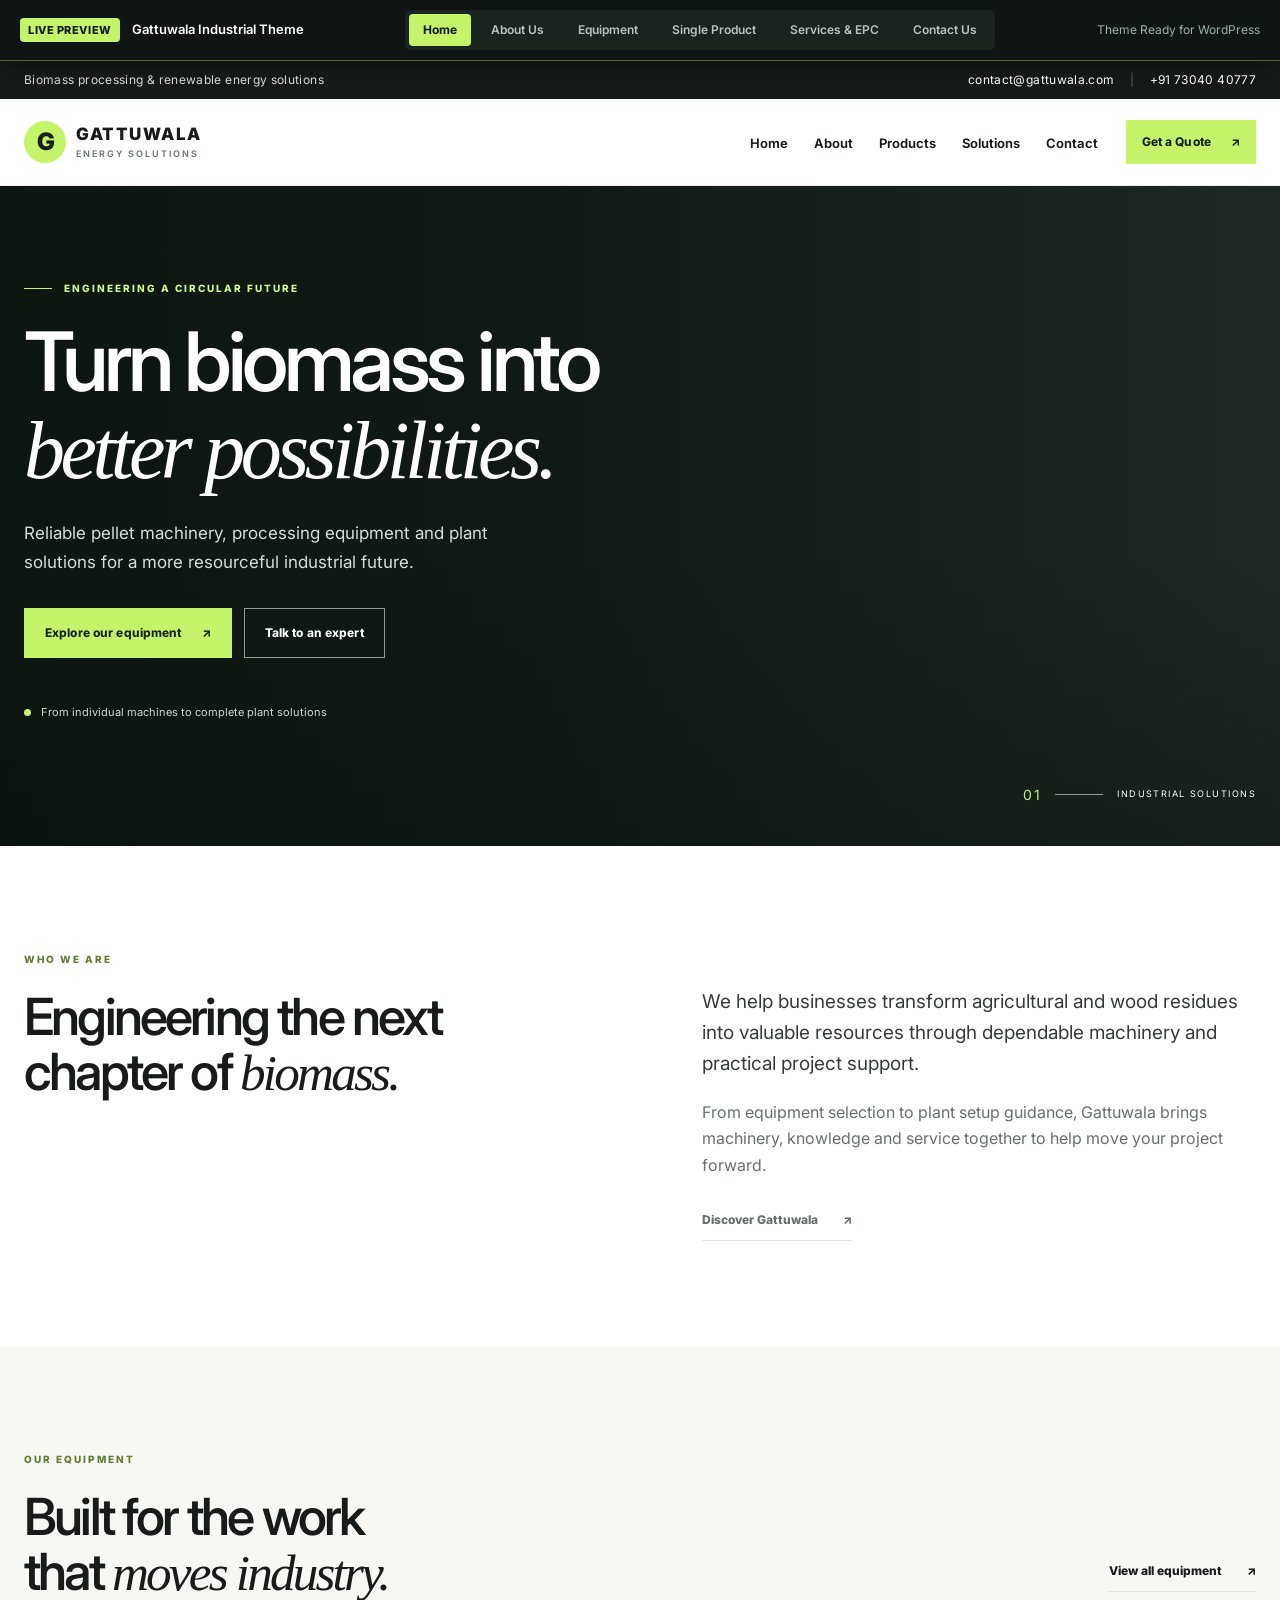
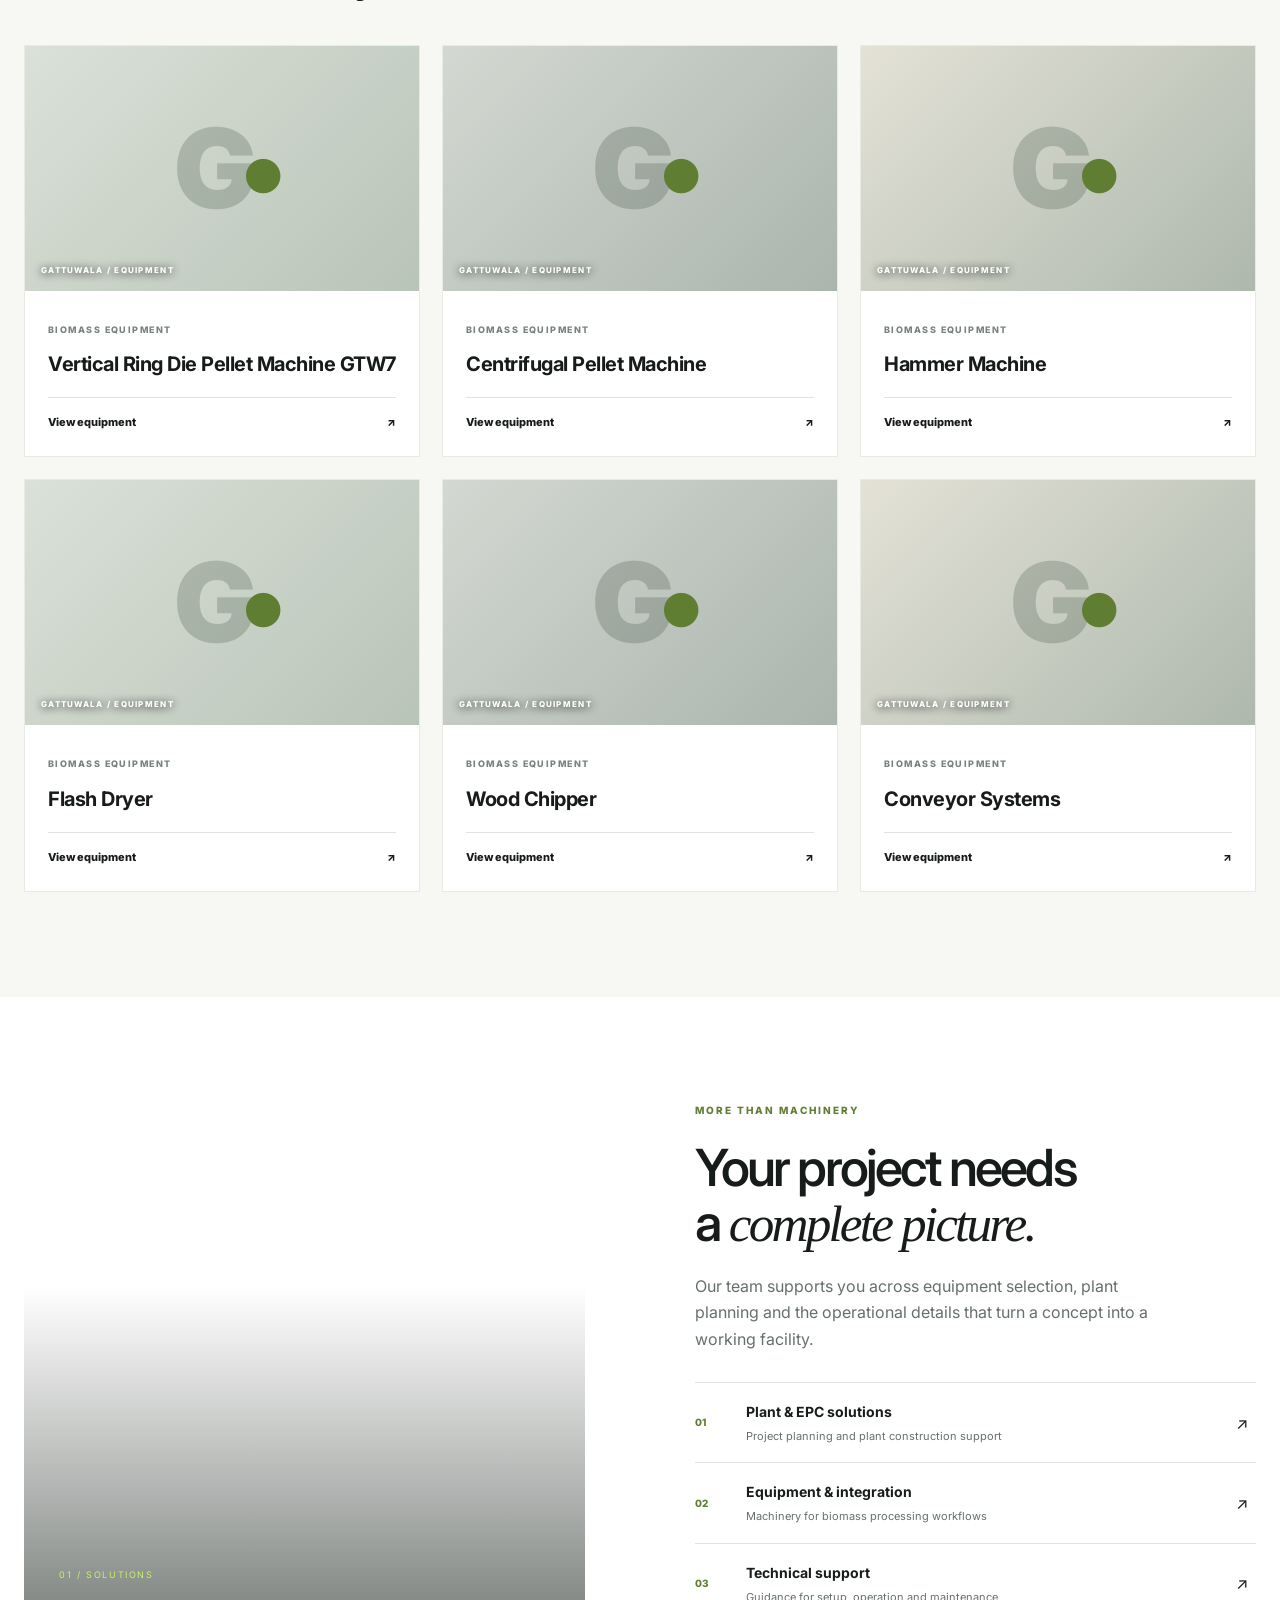
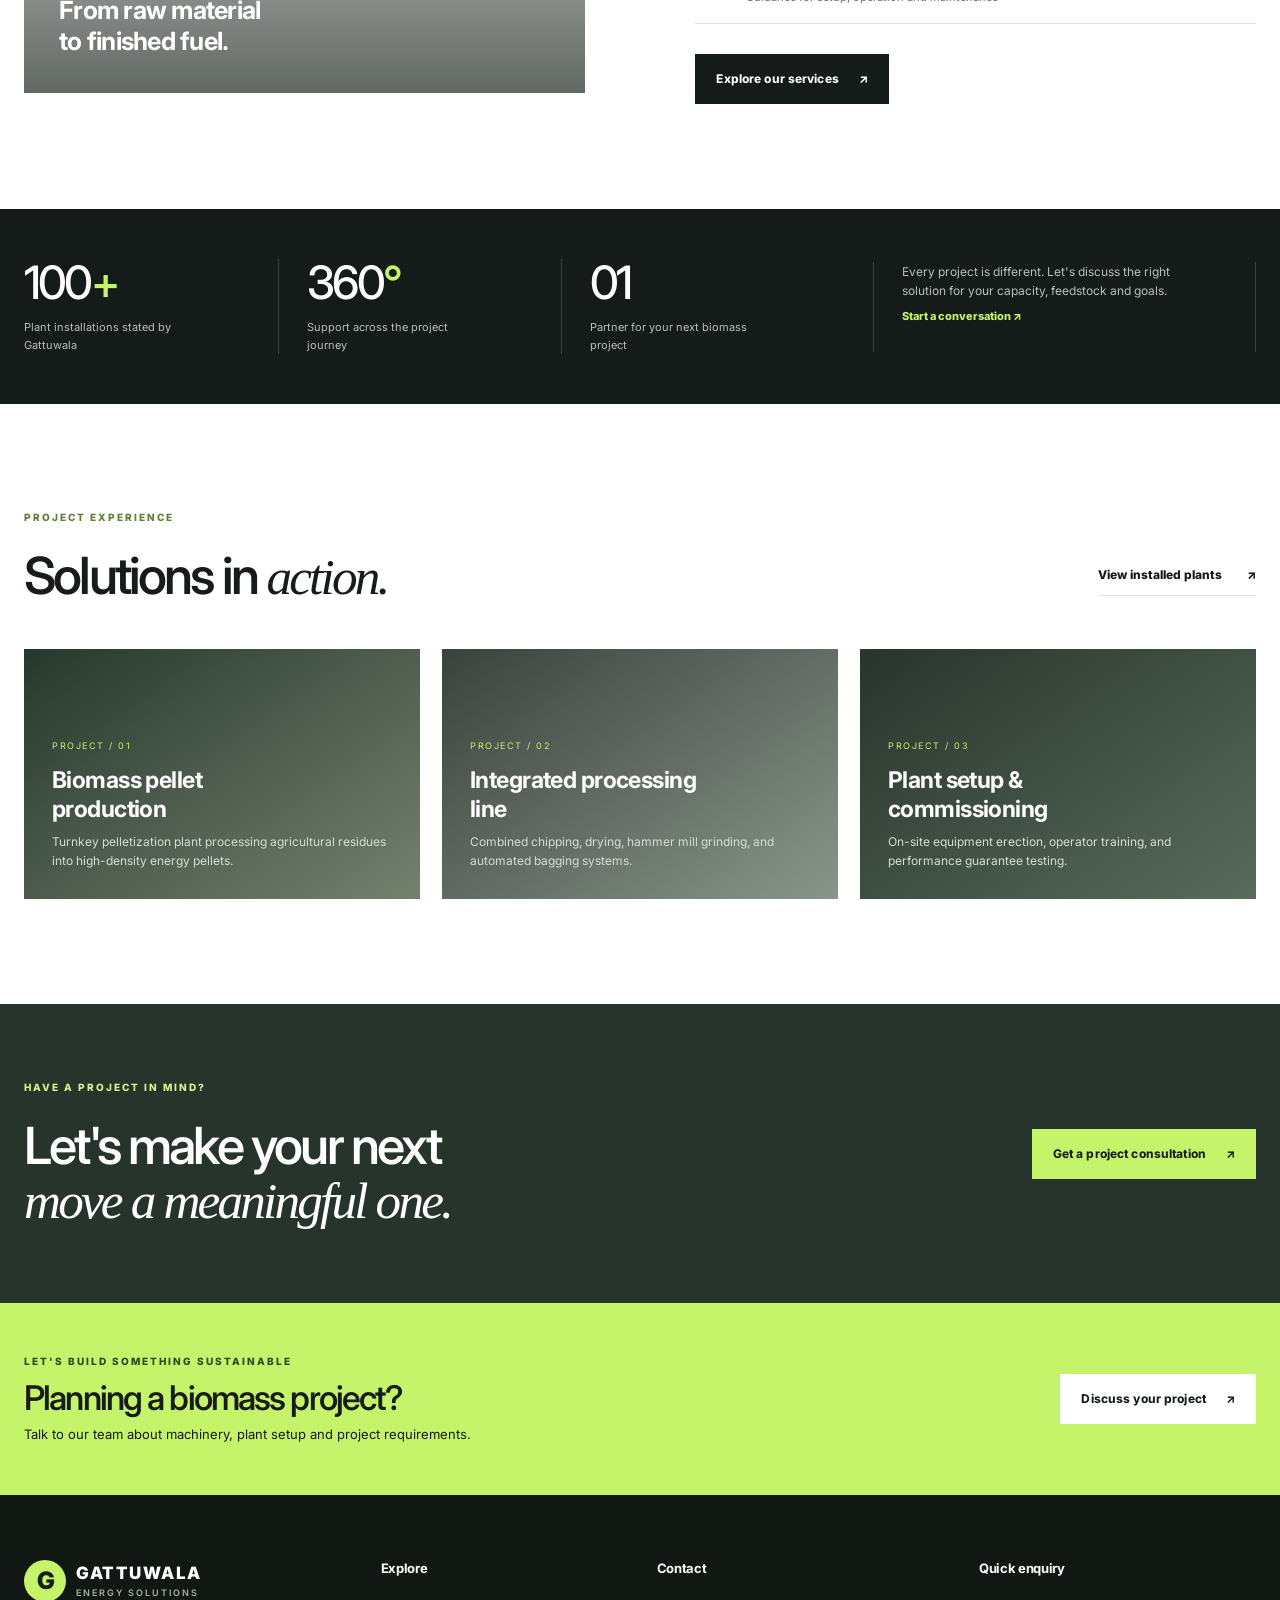
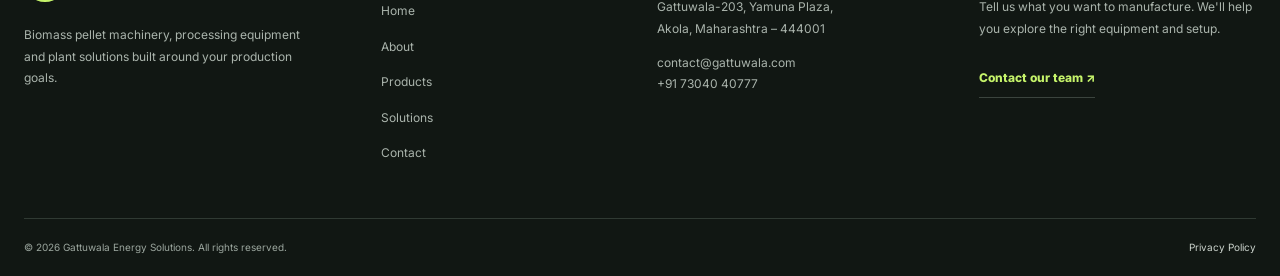
<file: index.html>
<!doctype html>
<html lang="en">
<head>
  <meta charset="utf-8">
  <meta http-equiv="refresh" content="0; url=preview.html">
  <title>Redirecting to Gattuwala Preview...</title>
</head>
<body>
  <p>Loading Gattuwala website preview... If you are not redirected automatically, <a href="preview.html">click here to open preview</a>.</p>
  <script>window.location.href = "preview.html";</script>
</body>
</html>
</file>
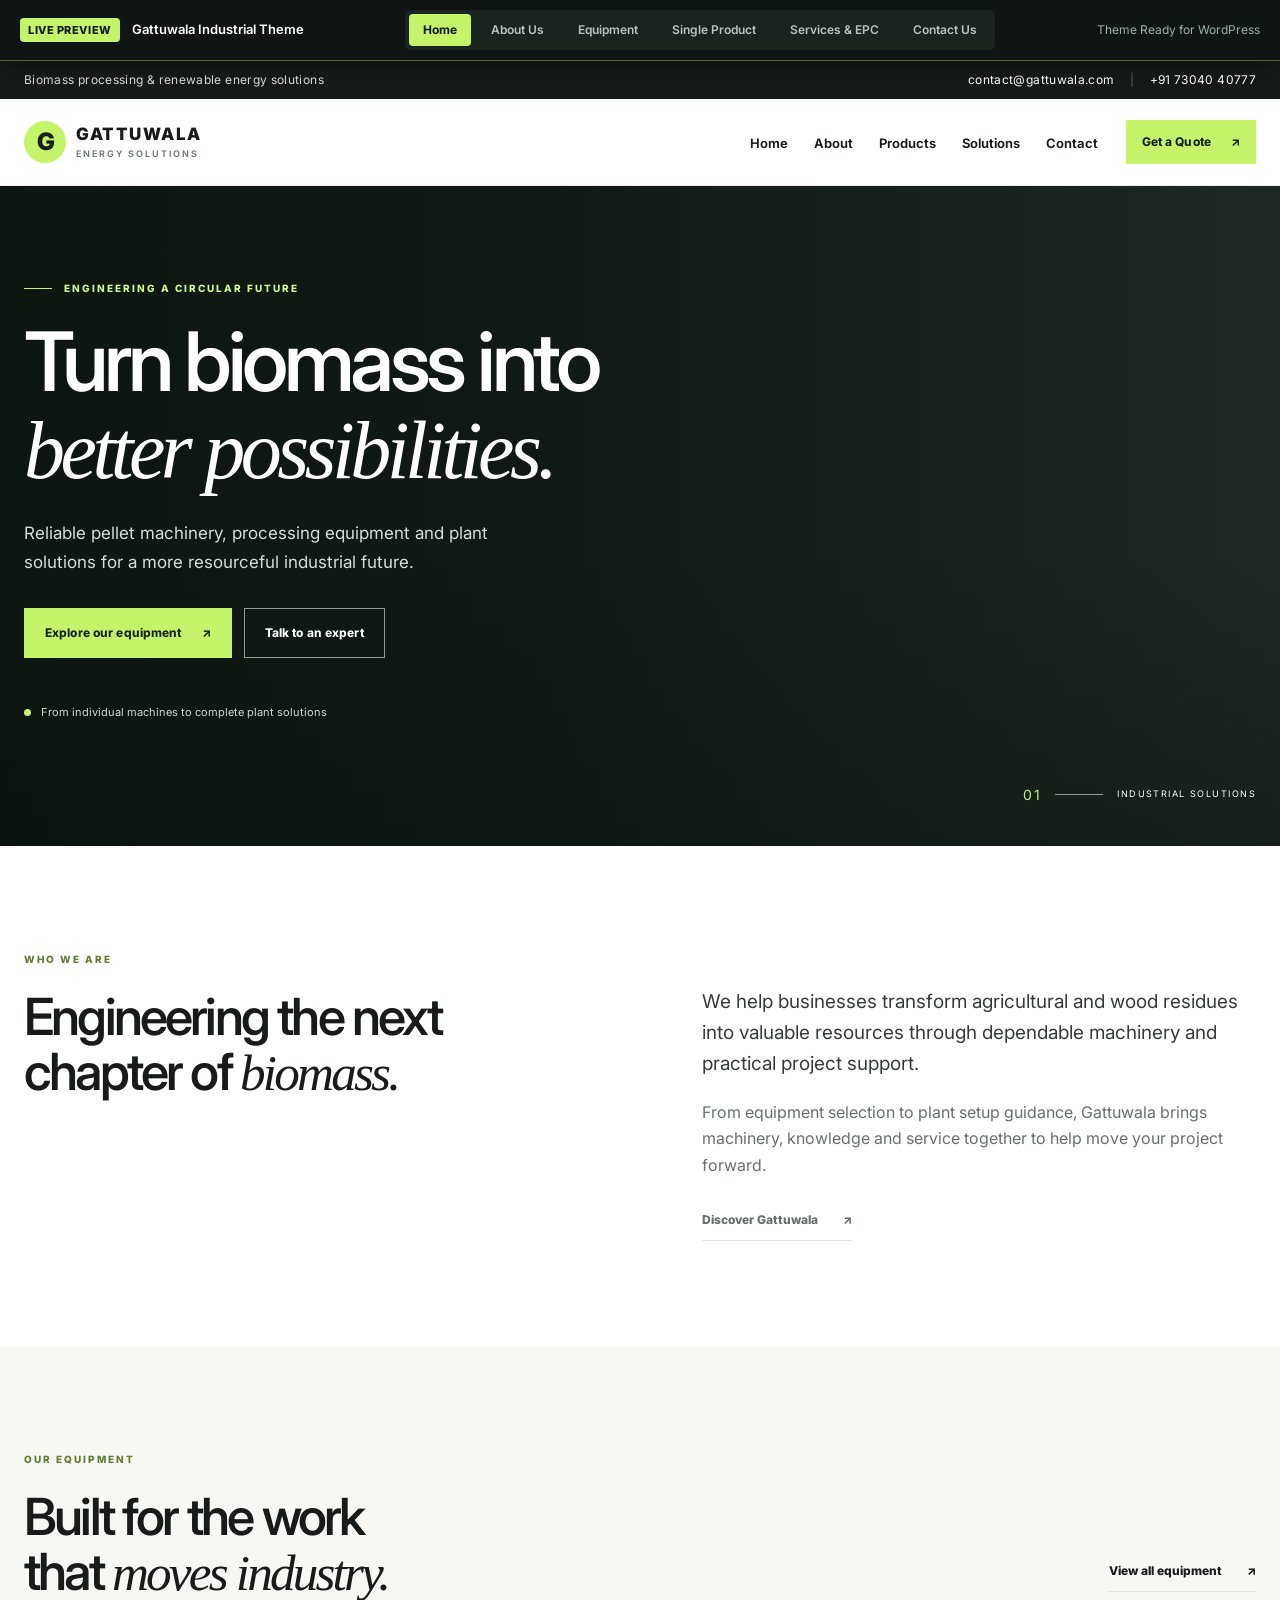
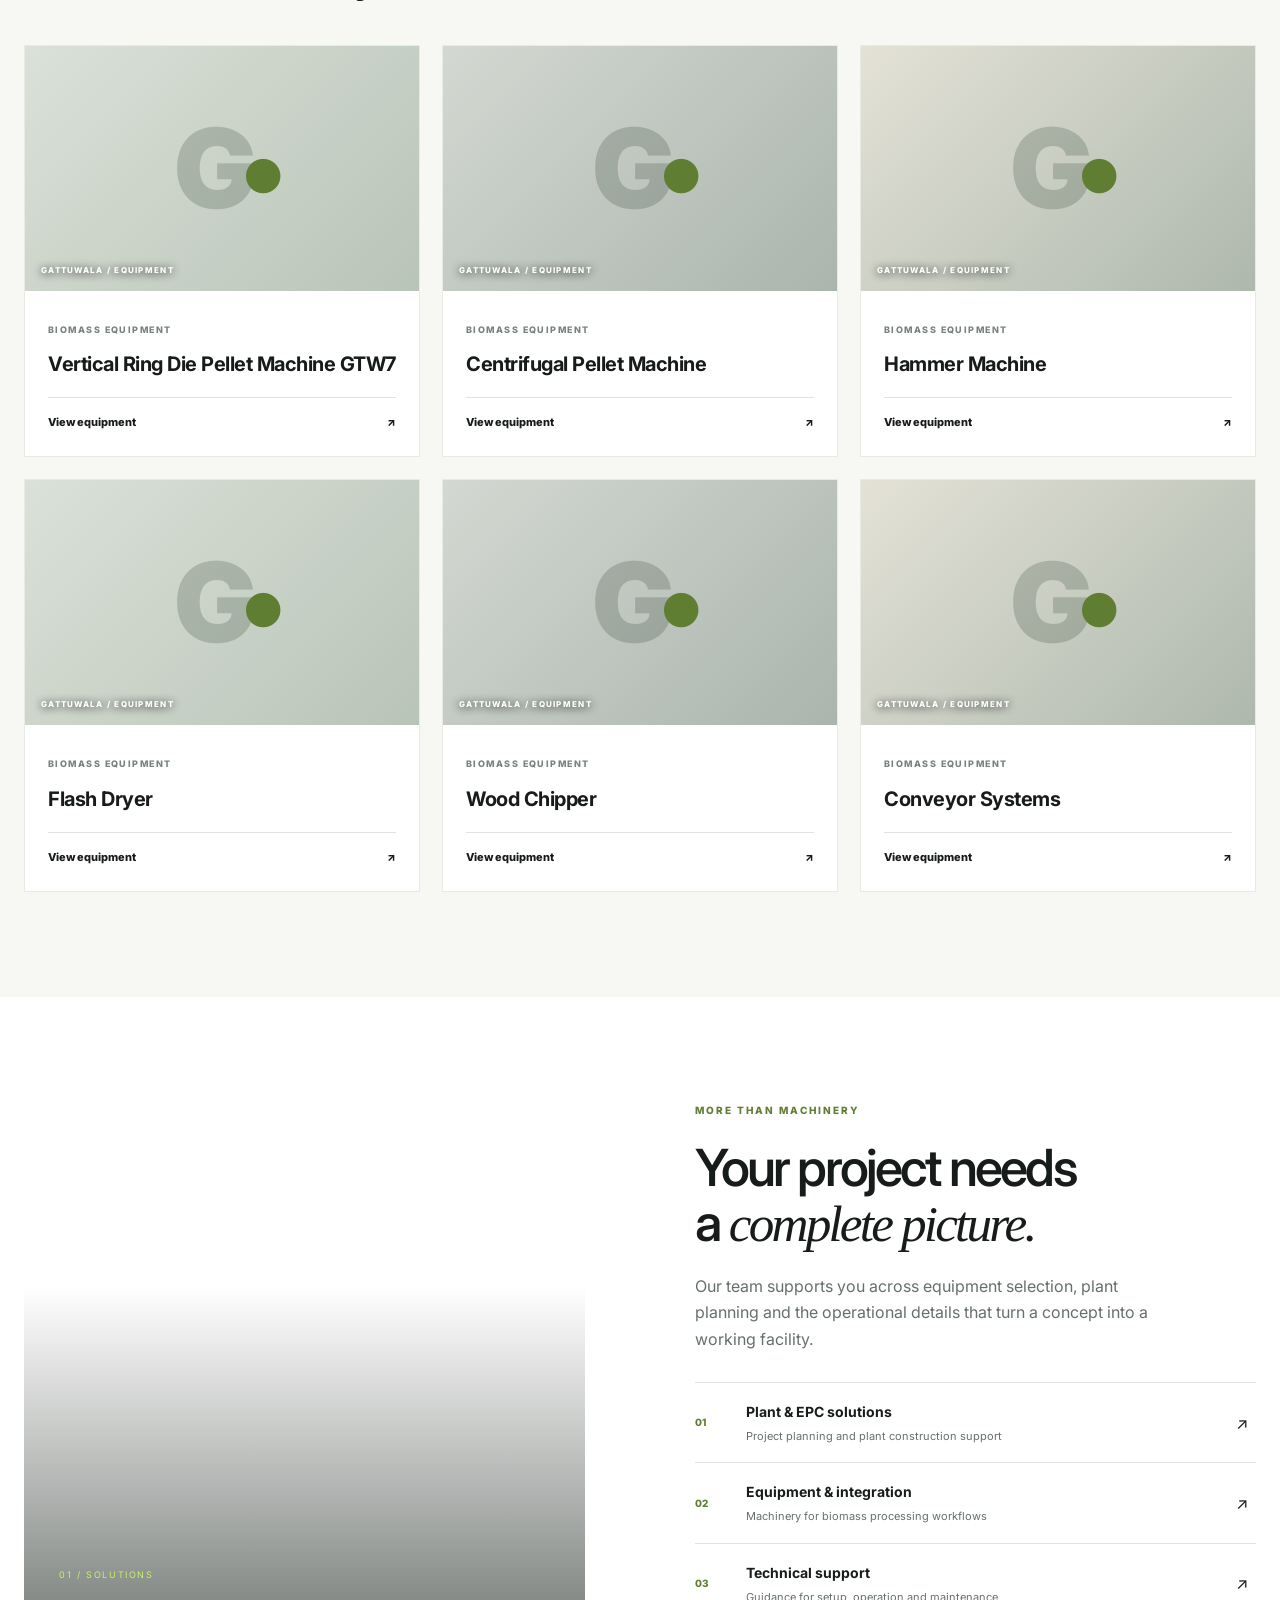
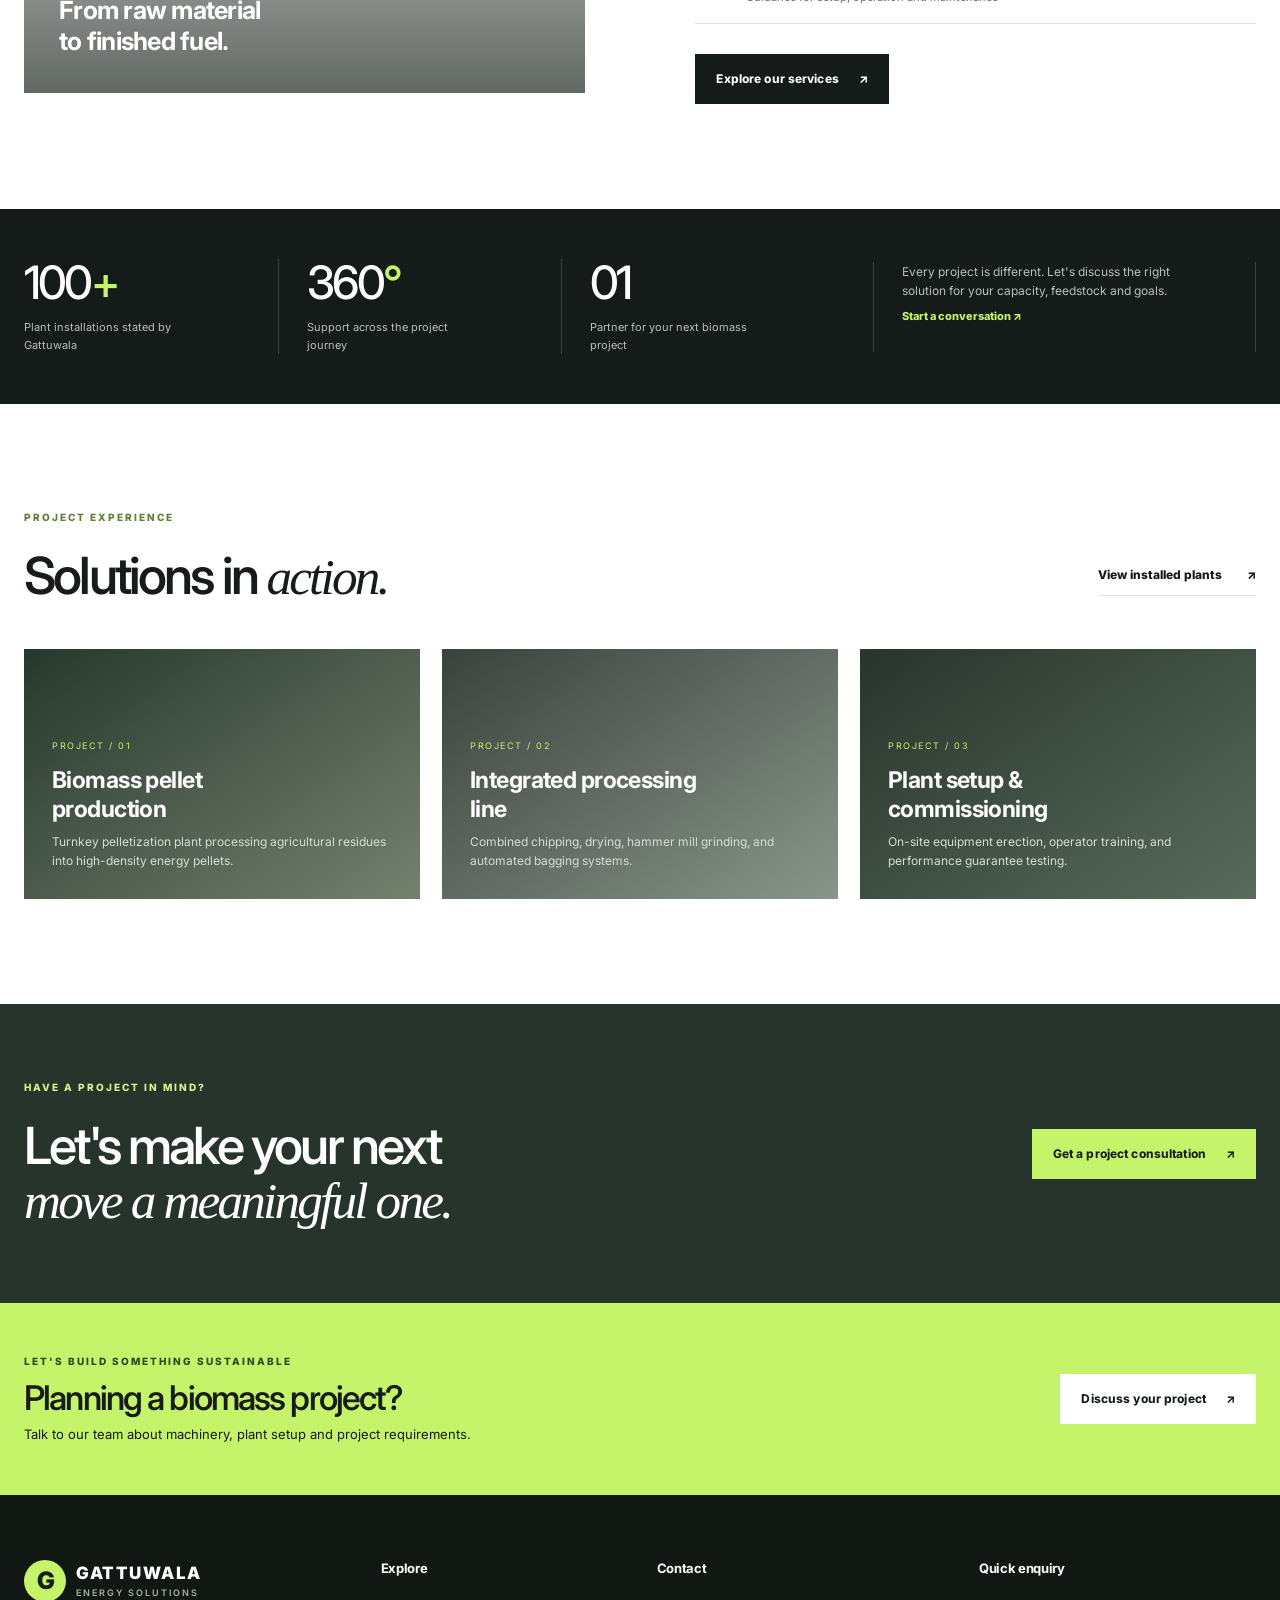
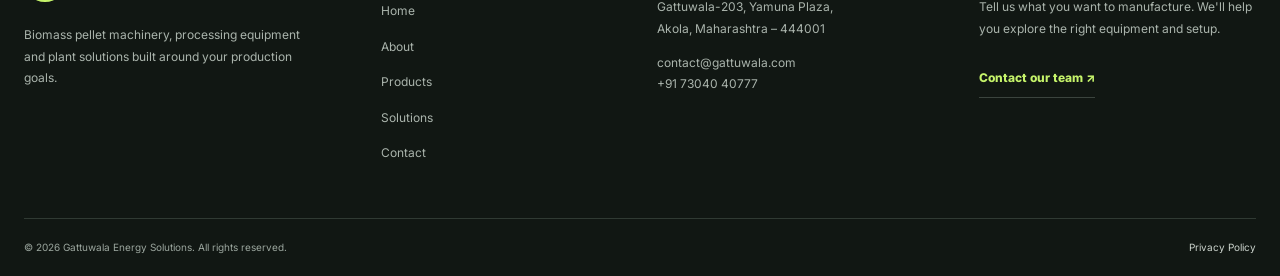
<file: preview.html>
<!doctype html>
<html lang="en">
<head>
  <meta charset="utf-8">
  <meta name="viewport" content="width=device-width, initial-scale=1">
  <title>Gattuwala Energy Solutions — Industrial WordPress Theme Preview</title>
  <link rel="preconnect" href="https://fonts.googleapis.com">
  <link rel="preconnect" href="https://fonts.gstatic.com" crossorigin>
  <link href="https://fonts.googleapis.com/css2?family=Inter:wght@400;500;600;700;800;900&display=swap" rel="stylesheet">
  <link rel="stylesheet" href="./gattuwala-wordpress-theme/style.css">
  <link rel="stylesheet" href="./gattuwala-wordpress-theme/assets/css/main.css">
  <style>
    /* Preview Bar Styles */
    .preview-bar {
      position: sticky;
      top: 0;
      z-index: 9999;
      background: #0f1512;
      color: #e5ede7;
      border-bottom: 1px solid rgba(197, 243, 106, 0.35);
      padding: 10px 20px;
      font-size: 13px;
      display: flex;
      justify-content: space-between;
      align-items: center;
      flex-wrap: wrap;
      gap: 12px;
      box-shadow: 0 4px 20px rgba(0,0,0,0.4);
    }
    .preview-bar-left {
      display: flex;
      align-items: center;
      gap: 12px;
    }
    .preview-badge {
      background: #c5f36a;
      color: #151b18;
      font-weight: 800;
      font-size: 11px;
      padding: 3px 8px;
      border-radius: 4px;
      letter-spacing: 0.05em;
      text-transform: uppercase;
    }
    .preview-tabs {
      display: flex;
      gap: 6px;
      background: #19241e;
      padding: 4px;
      border-radius: 6px;
    }
    .preview-tab-btn {
      background: transparent;
      border: none;
      color: #b7c4bc;
      font-size: 12px;
      font-weight: 600;
      padding: 6px 14px;
      border-radius: 4px;
      cursor: pointer;
      transition: all 0.2s ease;
    }
    .preview-tab-btn:hover {
      color: #fff;
      background: rgba(255,255,255,0.06);
    }
    .preview-tab-btn.active {
      background: #c5f36a;
      color: #111713;
      font-weight: 700;
    }
    .preview-info {
      font-size: 12px;
      color: #9cb1a4;
    }
    .page-view {
      display: none;
    }
    .page-view.active-view {
      display: block;
    }
    /* Smooth interactive modal or banner */
    .mock-notice {
      background: #eef8df;
      color: #2e4719;
      padding: 12px 18px;
      border-left: 4px solid #5f7e32;
      border-radius: 4px;
      margin-bottom: 20px;
      font-size: 13px;
      display: none;
    }
  </style>
</head>
<body class="home">

  <!-- Top Preview Switcher Bar -->
  <aside class="preview-bar" aria-label="Theme Preview Controls">
    <div class="preview-bar-left">
      <span class="preview-badge">Live Preview</span>
      <span style="font-weight: 600; color: #fff;">Gattuwala Industrial Theme</span>
    </div>
    <div class="preview-tabs" role="tablist">
      <button class="preview-tab-btn active" onclick="switchPage('home')">Home</button>
      <button class="preview-tab-btn" onclick="switchPage('about')">About Us</button>
      <button class="preview-tab-btn" onclick="switchPage('products')">Equipment</button>
      <button class="preview-tab-btn" onclick="switchPage('single-product')">Single Product</button>
      <button class="preview-tab-btn" onclick="switchPage('services')">Services & EPC</button>
      <button class="preview-tab-btn" onclick="switchPage('contact')">Contact Us</button>
    </div>
    <div class="preview-info">
      <span>Theme Ready for WordPress</span>
    </div>
  </aside>

  <!-- Global Header (Exact from header.php) -->
  <div class="topbar">
    <div class="container topbar-inner">
      <span>Biomass processing & renewable energy solutions</span>
      <div>
        <a href="mailto:contact@gattuwala.com">contact@gattuwala.com</a>
        <span class="topbar-sep">|</span>
        <a href="tel:+917304040777">+91 73040 40777</a>
      </div>
    </div>
  </div>

  <header class="site-header">
    <div class="container header-inner">
      <div class="brand">
        <a class="wordmark" href="javascript:void(0)" onclick="switchPage('home')">
          <span class="brand-mark">G</span>
          <span>GATTUWALA<small>ENERGY SOLUTIONS</small></span>
        </a>
      </div>
      <button class="menu-toggle" aria-expanded="false" aria-controls="primary-navigation">
        <span></span><span></span><span></span>
        <b class="screen-reader-text">Toggle menu</b>
      </button>
      <nav id="primary-navigation" class="primary-navigation" aria-label="Primary navigation">
        <ul class="menu">
          <li><a href="javascript:void(0)" onclick="switchPage('home')">Home</a></li>
          <li><a href="javascript:void(0)" onclick="switchPage('about')">About</a></li>
          <li><a href="javascript:void(0)" onclick="switchPage('products')">Products</a></li>
          <li><a href="javascript:void(0)" onclick="switchPage('services')">Solutions</a></li>
          <li><a href="javascript:void(0)" onclick="switchPage('contact')">Contact</a></li>
        </ul>
      </nav>
      <a class="button button-primary header-cta" href="javascript:void(0)" onclick="switchPage('contact')">
        Get a Quote <span aria-hidden="true">↗</span>
      </a>
    </div>
  </header>

  <main id="content">

    <!-- PAGE 1: HOME PAGE (front-page.php) -->
    <div id="page-home" class="page-view active-view">
      <!-- Hero Section -->
      <section class="hero">
        <div class="hero-image" role="img" aria-label="Industrial biomass processing equipment"></div>
        <div class="hero-shade"></div>
        <div class="container hero-content">
          <p class="eyebrow eyebrow-light"><span class="eyebrow-line"></span> ENGINEERING A CIRCULAR FUTURE</p>
          <h1>Turn biomass into<br><em>better possibilities.</em></h1>
          <p class="hero-copy">Reliable pellet machinery, processing equipment and plant solutions for a more resourceful industrial future.</p>
          <div class="hero-actions">
            <a class="button button-primary" href="javascript:void(0)" onclick="switchPage('products')">Explore our equipment <span>↗</span></a>
            <a class="button button-outline-light" href="javascript:void(0)" onclick="switchPage('contact')">Talk to an expert</a>
          </div>
          <div class="hero-proof">
            <span class="proof-dot"></span>
            <span>From individual machines to complete plant solutions</span>
          </div>
        </div>
        <div class="hero-index">
          <span>01</span><span class="index-rule"></span><span>INDUSTRIAL SOLUTIONS</span>
        </div>
      </section>

      <!-- Intro Section -->
      <section class="intro-section section-pad">
        <div class="container intro-grid">
          <div>
            <p class="eyebrow">WHO WE ARE</p>
            <h2>Engineering the next chapter of <em>biomass.</em></h2>
          </div>
          <div class="intro-copy">
            <p class="lead">We help businesses transform agricultural and wood residues into valuable resources through dependable machinery and practical project support.</p>
            <p>From equipment selection to plant setup guidance, Gattuwala brings machinery, knowledge and service together to help move your project forward.</p>
            <a class="text-link" href="javascript:void(0)" onclick="switchPage('about')">Discover Gattuwala <span>↗</span></a>
          </div>
        </div>
      </section>

      <!-- Products / Equipment Section -->
      <section class="products-section section-pad section-muted">
        <div class="container">
          <div class="section-heading">
            <div>
              <p class="eyebrow">OUR EQUIPMENT</p>
              <h2>Built for the work<br>that <em>moves industry.</em></h2>
            </div>
            <a class="text-link" href="javascript:void(0)" onclick="switchPage('products')">View all equipment <span>↗</span></a>
          </div>
          <div class="card-grid product-grid">
            
            <article class="content-card product-card">
              <a class="card-image placeholder-image placeholder-0" href="javascript:void(0)" onclick="switchPage('single-product')">
                <span class="image-label">GATTUWALA / EQUIPMENT</span>
                <span class="placeholder-symbol">G<span>•</span></span>
              </a>
              <div class="card-body">
                <span class="card-kicker">BIOMASS EQUIPMENT</span>
                <h3>Vertical Ring Die Pellet Machine GTW7</h3>
                <a class="card-link" href="javascript:void(0)" onclick="switchPage('single-product')">View equipment <span>↗</span></a>
              </div>
            </article>

            <article class="content-card product-card">
              <a class="card-image placeholder-image placeholder-1" href="javascript:void(0)" onclick="switchPage('single-product')">
                <span class="image-label">GATTUWALA / EQUIPMENT</span>
                <span class="placeholder-symbol">G<span>•</span></span>
              </a>
              <div class="card-body">
                <span class="card-kicker">BIOMASS EQUIPMENT</span>
                <h3>Centrifugal Pellet Machine</h3>
                <a class="card-link" href="javascript:void(0)" onclick="switchPage('single-product')">View equipment <span>↗</span></a>
              </div>
            </article>

            <article class="content-card product-card">
              <a class="card-image placeholder-image placeholder-2" href="javascript:void(0)" onclick="switchPage('single-product')">
                <span class="image-label">GATTUWALA / EQUIPMENT</span>
                <span class="placeholder-symbol">G<span>•</span></span>
              </a>
              <div class="card-body">
                <span class="card-kicker">BIOMASS EQUIPMENT</span>
                <h3>Hammer Machine</h3>
                <a class="card-link" href="javascript:void(0)" onclick="switchPage('single-product')">View equipment <span>↗</span></a>
              </div>
            </article>

            <article class="content-card product-card">
              <a class="card-image placeholder-image placeholder-0" href="javascript:void(0)" onclick="switchPage('single-product')">
                <span class="image-label">GATTUWALA / EQUIPMENT</span>
                <span class="placeholder-symbol">G<span>•</span></span>
              </a>
              <div class="card-body">
                <span class="card-kicker">BIOMASS EQUIPMENT</span>
                <h3>Flash Dryer</h3>
                <a class="card-link" href="javascript:void(0)" onclick="switchPage('single-product')">View equipment <span>↗</span></a>
              </div>
            </article>

            <article class="content-card product-card">
              <a class="card-image placeholder-image placeholder-1" href="javascript:void(0)" onclick="switchPage('single-product')">
                <span class="image-label">GATTUWALA / EQUIPMENT</span>
                <span class="placeholder-symbol">G<span>•</span></span>
              </a>
              <div class="card-body">
                <span class="card-kicker">BIOMASS EQUIPMENT</span>
                <h3>Wood Chipper</h3>
                <a class="card-link" href="javascript:void(0)" onclick="switchPage('single-product')">View equipment <span>↗</span></a>
              </div>
            </article>

            <article class="content-card product-card">
              <a class="card-image placeholder-image placeholder-2" href="javascript:void(0)" onclick="switchPage('single-product')">
                <span class="image-label">GATTUWALA / EQUIPMENT</span>
                <span class="placeholder-symbol">G<span>•</span></span>
              </a>
              <div class="card-body">
                <span class="card-kicker">BIOMASS EQUIPMENT</span>
                <h3>Conveyor Systems</h3>
                <a class="card-link" href="javascript:void(0)" onclick="switchPage('single-product')">View equipment <span>↗</span></a>
              </div>
            </article>

          </div>
        </div>
      </section>

      <!-- Solutions Section -->
      <section class="solutions-section section-pad">
        <div class="container solutions-grid">
          <div class="solutions-visual">
            <div class="visual-caption">
              <span>01 / SOLUTIONS</span>
              <strong>From raw material<br>to finished fuel.</strong>
            </div>
          </div>
          <div class="solutions-content">
            <p class="eyebrow">MORE THAN MACHINERY</p>
            <h2>Your project needs<br>a <em>complete picture.</em></h2>
            <p>Our team supports you across equipment selection, plant planning and the operational details that turn a concept into a working facility.</p>
            <div class="solution-list">
              <a href="javascript:void(0)" onclick="switchPage('services')">
                <span class="solution-number">01</span>
                <span><strong>Plant & EPC solutions</strong><small>Project planning and plant construction support</small></span>
                <b>↗</b>
              </a>
              <a href="javascript:void(0)" onclick="switchPage('services')">
                <span class="solution-number">02</span>
                <span><strong>Equipment & integration</strong><small>Machinery for biomass processing workflows</small></span>
                <b>↗</b>
              </a>
              <a href="javascript:void(0)" onclick="switchPage('services')">
                <span class="solution-number">03</span>
                <span><strong>Technical support</strong><small>Guidance for setup, operation and maintenance</small></span>
                <b>↗</b>
              </a>
            </div>
            <a class="button button-dark" href="javascript:void(0)" onclick="switchPage('services')">Explore our services <span>↗</span></a>
          </div>
        </div>
      </section>

      <!-- Stats Band -->
      <section class="stats-band">
        <div class="container stats-grid">
          <div>
            <strong>100<span>+</span></strong>
            <p>Plant installations stated by Gattuwala</p>
          </div>
          <div>
            <strong>360<span>°</span></strong>
            <p>Support across the project journey</p>
          </div>
          <div>
            <strong>01</strong>
            <p>Partner for your next biomass project</p>
          </div>
          <div class="stats-note">
            <p>Every project is different. Let's discuss the right solution for your capacity, feedstock and goals.</p>
            <a href="javascript:void(0)" onclick="switchPage('contact')">Start a conversation ↗</a>
          </div>
        </div>
      </section>

      <!-- Project Experience Section -->
      <section class="projects-section section-pad">
        <div class="container">
          <div class="section-heading">
            <div>
              <p class="eyebrow">PROJECT EXPERIENCE</p>
              <h2>Solutions in <em>action.</em></h2>
            </div>
            <a class="text-link" href="javascript:void(0)" onclick="switchPage('services')">View installed plants <span>↗</span></a>
          </div>
          <div class="card-grid project-grid">
            <div class="project-placeholder">
              <span>PROJECT / 01</span>
              <h3>Biomass pellet production</h3>
              <p>Turnkey pelletization plant processing agricultural residues into high-density energy pellets.</p>
            </div>
            <div class="project-placeholder project-placeholder-2">
              <span>PROJECT / 02</span>
              <h3>Integrated processing line</h3>
              <p>Combined chipping, drying, hammer mill grinding, and automated bagging systems.</p>
            </div>
            <div class="project-placeholder project-placeholder-3">
              <span>PROJECT / 03</span>
              <h3>Plant setup & commissioning</h3>
              <p>On-site equipment erection, operator training, and performance guarantee testing.</p>
            </div>
          </div>
        </div>
      </section>

      <!-- Insight Band -->
      <section class="insight-band">
        <div class="container insight-inner">
          <div>
            <p class="eyebrow eyebrow-light">HAVE A PROJECT IN MIND?</p>
            <h2>Let's make your next<br><em>move a meaningful one.</em></h2>
          </div>
          <a class="button button-primary" href="javascript:void(0)" onclick="switchPage('contact')">Get a project consultation <span>↗</span></a>
        </div>
      </section>
    </div>

    <!-- PAGE 2: ABOUT US (page-about.php) -->
    <div id="page-about" class="page-view">
      <section class="page-hero page-hero-dark">
        <div class="container">
          <p class="eyebrow eyebrow-light">ABOUT GATTUWALA</p>
          <h1>Practical engineering.<br><em>Purposeful progress.</em></h1>
          <p>Machinery and project support for businesses building a more resourceful future.</p>
        </div>
      </section>
      <section class="section-pad">
        <div class="container two-col-content">
          <div>
            <p class="eyebrow">OUR STORY</p>
            <h2>Helping turn biomass potential into <em>real-world production.</em></h2>
          </div>
          <div class="entry-content">
            <p>Gattuwala Energy Solutions supports biomass fuel production through pellet machinery, processing equipment and plant setup guidance. We work with businesses looking to make better use of agricultural residues, sawdust and other suitable biomass feedstocks.</p>
            <p>Our focus is on understanding project requirements, recommending practical equipment and supporting customers through the stages of planning and operation.</p>
            <h3>Our mission</h3>
            <p>To advance biomass processing technology and help expand access to efficient, sustainable fuel production solutions.</p>
            <h3>Our vision</h3>
            <p>To contribute to a more resource-efficient economy by helping industry convert suitable biomass residues into useful products.</p>
          </div>
        </div>
      </section>
      <section class="section-pad section-muted">
        <div class="container">
          <div class="section-heading">
            <div>
              <p class="eyebrow">HOW WE WORK</p>
              <h2>Built around your <em>requirements.</em></h2>
            </div>
          </div>
          <div class="feature-grid">
            <article>
              <span>01</span>
              <h3>Understand</h3>
              <p>Discuss feedstock, capacity, location and production goals.</p>
            </article>
            <article>
              <span>02</span>
              <h3>Configure</h3>
              <p>Explore suitable machinery and process requirements.</p>
            </article>
            <article>
              <span>03</span>
              <h3>Support</h3>
              <p>Coordinate next steps for setup, operation and service.</p>
            </article>
          </div>
        </div>
      </section>
    </div>

    <!-- PAGE 3: PRODUCTS CATALOGUE (archive-product.php) -->
    <div id="page-products" class="page-view">
      <section class="page-hero page-hero-dark">
        <div class="container">
          <p class="eyebrow eyebrow-light">OUR EQUIPMENT</p>
          <h1>Machinery for every<br><em>stage of processing.</em></h1>
          <p>Explore biomass pellet machines, size reduction equipment and plant components.</p>
        </div>
      </section>
      <section class="section-pad">
        <div class="container">
          <div class="category-pills">
            <a href="javascript:void(0)" class="active" style="background:var(--green)">All equipment</a>
            <a href="javascript:void(0)">Pellet Mills</a>
            <a href="javascript:void(0)">Chippers & Grinders</a>
            <a href="javascript:void(0)">Dryers</a>
            <a href="javascript:void(0)">Conveyors & Coolers</a>
          </div>
          <div class="card-grid product-grid">
            <article class="content-card product-card">
              <a class="card-image placeholder-image placeholder-0" href="javascript:void(0)" onclick="switchPage('single-product')">
                <span class="image-label">GATTUWALA / EQUIPMENT</span>
                <span class="placeholder-symbol">G<span>•</span></span>
              </a>
              <div class="card-body">
                <span class="card-kicker">PELLET MILLS</span>
                <h3>Vertical Ring Die Pellet Machine GTW7 Series</h3>
                <a class="card-link" href="javascript:void(0)" onclick="switchPage('single-product')">View equipment <span>↗</span></a>
              </div>
            </article>
            <article class="content-card product-card">
              <a class="card-image placeholder-image placeholder-1" href="javascript:void(0)" onclick="switchPage('single-product')">
                <span class="image-label">GATTUWALA / EQUIPMENT</span>
                <span class="placeholder-symbol">G<span>•</span></span>
              </a>
              <div class="card-body">
                <span class="card-kicker">PELLET MILLS</span>
                <h3>Centrifugal Pellet Machine</h3>
                <a class="card-link" href="javascript:void(0)" onclick="switchPage('single-product')">View equipment <span>↗</span></a>
              </div>
            </article>
            <article class="content-card product-card">
              <a class="card-image placeholder-image placeholder-2" href="javascript:void(0)" onclick="switchPage('single-product')">
                <span class="image-label">GATTUWALA / EQUIPMENT</span>
                <span class="placeholder-symbol">G<span>•</span></span>
              </a>
              <div class="card-body">
                <span class="card-kicker">SIZE REDUCTION</span>
                <h3>Industrial Hammer Mill</h3>
                <a class="card-link" href="javascript:void(0)" onclick="switchPage('single-product')">View equipment <span>↗</span></a>
              </div>
            </article>
            <article class="content-card product-card">
              <a class="card-image placeholder-image placeholder-0" href="javascript:void(0)" onclick="switchPage('single-product')">
                <span class="image-label">GATTUWALA / EQUIPMENT</span>
                <span class="placeholder-symbol">G<span>•</span></span>
              </a>
              <div class="card-body">
                <span class="card-kicker">DRYING SYSTEMS</span>
                <h3>Continuous Flash Dryer System</h3>
                <a class="card-link" href="javascript:void(0)" onclick="switchPage('single-product')">View equipment <span>↗</span></a>
              </div>
            </article>
            <article class="content-card product-card">
              <a class="card-image placeholder-image placeholder-1" href="javascript:void(0)" onclick="switchPage('single-product')">
                <span class="image-label">GATTUWALA / EQUIPMENT</span>
                <span class="placeholder-symbol">G<span>•</span></span>
              </a>
              <div class="card-body">
                <span class="card-kicker">CHIPPERS</span>
                <h3>Heavy Duty Drum Wood Chipper</h3>
                <a class="card-link" href="javascript:void(0)" onclick="switchPage('single-product')">View equipment <span>↗</span></a>
              </div>
            </article>
            <article class="content-card product-card">
              <a class="card-image placeholder-image placeholder-2" href="javascript:void(0)" onclick="switchPage('single-product')">
                <span class="image-label">GATTUWALA / EQUIPMENT</span>
                <span class="placeholder-symbol">G<span>•</span></span>
              </a>
              <div class="card-body">
                <span class="card-kicker">MATERIAL HANDLING</span>
                <h3>Automated Belt & Screw Conveyors</h3>
                <a class="card-link" href="javascript:void(0)" onclick="switchPage('single-product')">View equipment <span>↗</span></a>
              </div>
            </article>
          </div>
        </div>
      </section>
    </div>

    <!-- PAGE 4: SINGLE PRODUCT VIEW (single-product.php) -->
    <div id="page-single-product" class="page-view">
      <section class="single-product section-pad">
        <div class="container single-product-grid">
          <div class="single-product-media">
            <div class="placeholder-image single-placeholder">
              <span class="placeholder-symbol">G<span>•</span></span>
            </div>
          </div>
          <div class="single-product-info">
            <p class="eyebrow">GATTUWALA EQUIPMENT</p>
            <h1>Vertical Ring Die Pellet Machine GTW7 Series</h1>
            <p class="lead">Engineered specifically for demanding biomass feedstocks including bagasse, sawdust, paddy straw, and groundnut shells.</p>
            <div class="entry-content">
              <h3>Key Specifications</h3>
              <ul>
                <li><strong>Capacity:</strong> 1.5 – 3.0 Tons / Hour per unit</li>
                <li><strong>Main Motor:</strong> 90kW - 132kW Siemens / ABB high-efficiency motor</li>
                <li><strong>Die Type:</strong> Double layer alloy steel vertical ring die</li>
                <li><strong>Lubrication:</strong> Automatic circulating oil cooling system</li>
              </ul>
              <p>The GTW7 Series incorporates high-precision gear driving, independent automatic lubrication, and an intelligent control cabinet with overload protection.</p>
            </div>
            <a class="button button-primary" href="javascript:void(0)" onclick="switchPage('contact')">Enquire about this product <span>↗</span></a>
            <p class="product-assurance">For pricing, capacity and custom configuration, contact our team with your project requirements.</p>
          </div>
        </div>
      </section>
      <section class="section-pad section-muted">
        <div class="container related-cta">
          <div>
            <p class="eyebrow">NEED HELP CHOOSING?</p>
            <h2>Let's find the right <em>configuration.</em></h2>
          </div>
          <a class="button button-dark" href="javascript:void(0)" onclick="switchPage('contact')">Talk to our team ↗</a>
        </div>
      </section>
    </div>

    <!-- PAGE 5: SERVICES & SOLUTIONS (archive-service.php) -->
    <div id="page-services" class="page-view">
      <section class="page-hero page-hero-dark">
        <div class="container">
          <p class="eyebrow eyebrow-light">OUR SERVICES & EPC</p>
          <h1>Support beyond<br><em>the machine.</em></h1>
          <p>Project guidance, equipment planning and technical support for biomass operations.</p>
        </div>
      </section>
      <section class="section-pad">
        <div class="container card-grid">
          <article class="content-card service-card">
            <div class="service-icon">01</div>
            <div class="card-body">
              <p class="card-kicker">TURNKEY EPC</p>
              <h3>Plant & EPC Solutions</h3>
              <p>End-to-end biomass pelleting plant engineering from civil layout to plant handover.</p>
              <a class="card-link" href="javascript:void(0)" onclick="switchPage('contact')">Explore service ↗</a>
            </div>
          </article>
          <article class="content-card service-card">
            <div class="service-icon">02</div>
            <div class="card-body">
              <p class="card-kicker">INTEGRATION</p>
              <h3>Equipment & Integration</h3>
              <p>Seamlessly integrate chippers, dryers, mills, and pellet machines into synchronous lines.</p>
              <a class="card-link" href="javascript:void(0)" onclick="switchPage('contact')">Explore service ↗</a>
            </div>
          </article>
          <article class="content-card service-card">
            <div class="service-icon">03</div>
            <div class="card-body">
              <p class="card-kicker">FIELD SUPPORT</p>
              <h3>Technical Support & Spares</h3>
              <p>On-site preventive maintenance, original die and roller spares, and operator training.</p>
              <a class="card-link" href="javascript:void(0)" onclick="switchPage('contact')">Explore service ↗</a>
            </div>
          </article>
        </div>
      </section>
    </div>

    <!-- PAGE 6: CONTACT US (page-contact.php) -->
    <div id="page-contact" class="page-view">
      <section class="page-hero page-hero-dark">
        <div class="container">
          <p class="eyebrow eyebrow-light">CONTACT OUR TEAM</p>
          <h1>Let's talk about<br><em>your next project.</em></h1>
          <p>Share your requirements and our team can help you explore the next step.</p>
        </div>
      </section>
      <section class="section-pad">
        <div class="container contact-layout">
          <div class="contact-details">
            <p class="eyebrow">GET IN TOUCH</p>
            <h2>Tell us what you're <em>building.</em></h2>
            <p>For machinery details, plant setup guidance or a project discussion, contact us through the details below or send an enquiry.</p>
            <div class="contact-detail">
              <span>Email</span>
              <a href="mailto:contact@gattuwala.com">contact@gattuwala.com</a>
            </div>
            <div class="contact-detail">
              <span>Phone</span>
              <a href="tel:+917304040777">+91 73040 40777</a>
            </div>
            <div class="contact-detail">
              <span>Head office</span>
              <p>Gattuwala-203, Yamuna Plaza, Akola, Maharashtra – 444001</p>
            </div>
            <div class="contact-detail">
              <span>Corporate office</span>
              <p>1002 & 1003, Pearl Best Heights II, Netaji Subhash Place, Pitampura, Delhi</p>
            </div>
            <div class="contact-detail">
              <span>Branch office</span>
              <p>Currency Tower, VIP Road Corner, Raipur, Chhattisgarh</p>
            </div>
          </div>
          <div class="contact-panel">
            <p class="eyebrow">PROJECT ENQUIRY</p>
            <h3>How can we help?</h3>
            
            <div id="demo-success-msg" class="form-success" style="display:none;">
              Thank you! Your enquiry has been received. Our engineering team will contact you shortly.
            </div>

            <form class="contact-form" id="preview-contact-form" onsubmit="handleFormSubmit(event)">
              <div class="form-grid">
                <label>Your name <input required name="contact_name" placeholder="Rajesh Sharma" autocomplete="name"></label>
                <label>Work email <input required type="email" name="contact_email" placeholder="rajesh@company.com" autocomplete="email"></label>
                <label>Phone number <input name="contact_phone" type="tel" placeholder="+91 98765 43210" autocomplete="tel"></label>
                <label class="full">How can we help? <textarea required name="contact_message" rows="5" placeholder="Tell us about your raw material feedstock, required tons/hour capacity, and plant location..."></textarea></label>
              </div>
              <button class="button button-primary" type="submit">Send enquiry <span aria-hidden="true">↗</span></button>
            </form>
            <p class="form-small">Your details will be used to respond to your enquiry.</p>
          </div>
        </div>
      </section>
    </div>

  </main>

  <!-- Global Footer (Exact from footer.php) -->
  <section class="footer-cta">
    <div class="container footer-cta-inner">
      <div>
        <p class="eyebrow">LET'S BUILD SOMETHING SUSTAINABLE</p>
        <h2>Planning a biomass project?</h2>
        <p>Talk to our team about machinery, plant setup and project requirements.</p>
      </div>
      <a class="button button-light" href="javascript:void(0)" onclick="switchPage('contact')">
        Discuss your project <span aria-hidden="true">↗</span>
      </a>
    </div>
  </section>

  <footer class="site-footer">
    <div class="container footer-grid">
      <div class="footer-about">
        <a class="wordmark wordmark-light" href="javascript:void(0)" onclick="switchPage('home')">
          <span class="brand-mark">G</span>
          <span>GATTUWALA<small>ENERGY SOLUTIONS</small></span>
        </a>
        <p>Biomass pellet machinery, processing equipment and plant solutions built around your production goals.</p>
      </div>
      <div>
        <h3>Explore</h3>
        <ul>
          <li><a href="javascript:void(0)" onclick="switchPage('home')">Home</a></li>
          <li><a href="javascript:void(0)" onclick="switchPage('about')">About</a></li>
          <li><a href="javascript:void(0)" onclick="switchPage('products')">Products</a></li>
          <li><a href="javascript:void(0)" onclick="switchPage('services')">Solutions</a></li>
          <li><a href="javascript:void(0)" onclick="switchPage('contact')">Contact</a></li>
        </ul>
      </div>
      <div>
        <h3>Contact</h3>
        <p>Gattuwala-203, Yamuna Plaza,<br>Akola, Maharashtra – 444001</p>
        <p><a href="mailto:contact@gattuwala.com">contact@gattuwala.com</a><br><a href="tel:+917304040777">+91 73040 40777</a></p>
      </div>
      <div>
        <h3>Quick enquiry</h3>
        <p>Tell us what you want to manufacture. We'll help you explore the right equipment and setup.</p>
        <a class="text-link" href="javascript:void(0)" onclick="switchPage('contact')">Contact our team ↗</a>
      </div>
    </div>
    <div class="container footer-bottom">
      <span>© 2026 Gattuwala Energy Solutions. All rights reserved.</span>
      <a href="javascript:void(0)">Privacy Policy</a>
    </div>
  </footer>

  <script src="./gattuwala-wordpress-theme/assets/js/main.js"></script>
  <script>
    function switchPage(pageId) {
      // Hide all pages
      document.querySelectorAll('.page-view').forEach(function(el) {
        el.classList.remove('active-view');
      });
      // Deactivate all tab buttons
      document.querySelectorAll('.preview-tab-btn').forEach(function(btn) {
        btn.classList.remove('active');
      });

      // Show target page
      const target = document.getElementById('page-' + pageId);
      if (target) {
        target.classList.add('active-view');
      }

      // Activate corresponding tab button
      const activeBtn = Array.from(document.querySelectorAll('.preview-tab-btn')).find(function(b) {
        return b.getAttribute('onclick').includes(pageId);
      });
      if (activeBtn) {
        activeBtn.classList.add('active');
      }

      // Scroll to top
      window.scrollTo({ top: 0, behavior: 'smooth' });

      // Trigger reveal observer for newly visible elements
      setTimeout(function() {
        document.querySelectorAll('.page-view.active-view .content-card, .page-view.active-view .feature-grid article').forEach(function(el) {
          el.classList.add('is-visible');
        });
      }, 50);
    }

    function handleFormSubmit(e) {
      e.preventDefault();
      document.getElementById('demo-success-msg').style.display = 'block';
      document.getElementById('preview-contact-form').reset();
      setTimeout(function() {
        document.getElementById('demo-success-msg').scrollIntoView({ behavior: 'smooth' });
      }, 100);
    }
  </script>
</body>
</html>
</file>
<file: gattuwala-wordpress-theme/style.css>
/*
Theme Name: Gattuwala Industrial
Theme URI: https://www.gattuwala.com/
Author: OpenAI
Description: Responsive industrial machinery and biomass solutions WordPress theme inspired by modern industrial B2B websites.
Version: 1.0.0
Requires at least: 6.0
Tested up to: 6.8
Requires PHP: 7.4
License: GPL-2.0-or-later
Text Domain: gattuwala-industrial
*/
</file>
<file: gattuwala-wordpress-theme/assets/css/main.css>
:root{--ink:#171b19;--muted:#66706b;--green:#c5f36a;--green-dark:#5f7e32;--paper:#f7f8f4;--line:#dfe4dc;--dark:#151b18;--max:1240px}
*{box-sizing:border-box}html{scroll-behavior:smooth}body{margin:0;color:var(--ink);font-family:Inter,Arial,Helvetica,sans-serif;font-size:16px;line-height:1.65;background:#fff}img{max-width:100%;height:auto;display:block}a{color:inherit;text-decoration:none}button,input,textarea{font:inherit}.container{width:min(var(--max),calc(100% - 48px));margin-inline:auto}.screen-reader-text{position:absolute;clip:rect(1px,1px,1px,1px);height:1px;width:1px;overflow:hidden}.topbar{background:var(--dark);color:#d5ddd7;font-size:12px;letter-spacing:.03em}.topbar-inner{min-height:38px;display:flex;justify-content:space-between;align-items:center;gap:18px}.topbar a{color:#fff}.topbar-sep{margin:0 12px;color:#56605a}.site-header{position:relative;z-index:20;background:#fff;border-bottom:1px solid rgba(20,30,24,.08)}.header-inner{height:86px;display:flex;align-items:center;justify-content:space-between;gap:28px}.brand{flex-shrink:0}.wordmark{display:inline-flex;align-items:center;gap:10px;font-size:17px;font-weight:850;letter-spacing:.09em;line-height:1.1}.wordmark small{display:block;font-size:9px;letter-spacing:.22em;font-weight:600;margin-top:5px;color:#69746d}.brand-mark{display:grid;place-items:center;width:42px;height:42px;border-radius:50%;background:var(--green);font-size:24px;color:#172018;letter-spacing:-.06em}.primary-navigation{margin-left:auto}.primary-navigation .menu{display:flex;gap:26px;align-items:center;list-style:none;padding:0;margin:0}.primary-navigation a{font-size:13px;font-weight:650;transition:color .2s}.primary-navigation a:hover,.text-link:hover,.card-link:hover{color:var(--green-dark)}.button{display:inline-flex;align-items:center;justify-content:center;gap:20px;padding:14px 20px;min-height:50px;font-size:12px;font-weight:750;letter-spacing:.01em;border:1px solid transparent;transition:transform .2s,background .2s;cursor:pointer}.button:hover{transform:translateY(-2px)}.button-primary{background:var(--green);color:#172018}.button-primary:hover{background:#d5ff88}.button-dark{background:var(--dark);color:#fff}.button-light{background:#fff;color:var(--dark)}.button-outline-light{border-color:rgba(255,255,255,.55);color:#fff}.header-cta{min-height:44px;padding:10px 15px;white-space:nowrap}.menu-toggle{display:none;border:0;background:none;padding:10px}.hero{position:relative;min-height:660px;background:#222d27;color:#fff;display:flex;align-items:center;overflow:hidden}.hero-image{position:absolute;inset:0;background-image:url('https://images.unsplash.com/photo-1581092918056-0c4c3acd3789?auto=format&fit=crop&w=2200&q=85');background-size:cover;background-position:center 48%;transform:scale(1.01)}.hero-shade{position:absolute;inset:0;background:linear-gradient(90deg,rgba(11,19,14,.91) 0%,rgba(12,20,15,.79) 42%,rgba(12,20,15,.18) 100%),linear-gradient(0deg,rgba(10,18,13,.38),transparent 45%)}.hero-content{position:relative;z-index:1;padding-top:45px;padding-bottom:75px}.eyebrow{font-size:10px;letter-spacing:.2em;font-weight:800;color:var(--green-dark);margin:0 0 22px;display:flex;align-items:center;gap:12px}.eyebrow-light{color:#d0f78d}.eyebrow-line{display:inline-block;width:28px;height:1px;background:var(--green)}h1,h2,h3,p{margin-top:0}h1,h2{letter-spacing:-.055em;line-height:1.06;font-weight:550}h1{font-size:clamp(46px,6.5vw,82px);max-width:850px;margin-bottom:24px}h1 em,h2 em{font-family:Georgia,serif;font-weight:400}h2{font-size:clamp(34px,4vw,54px);margin-bottom:22px}h3{line-height:1.25;letter-spacing:-.025em}.hero-copy{max-width:530px;color:#d7ded8;font-size:17px;line-height:1.75;margin-bottom:30px}.hero-actions{display:flex;flex-wrap:wrap;gap:12px}.hero-proof{display:flex;align-items:center;gap:10px;color:#d0d7d1;font-size:11px;margin-top:45px}.proof-dot{width:7px;height:7px;background:var(--green);border-radius:50%}.hero-index{position:absolute;right:calc((100% - min(var(--max),calc(100% - 48px)))/2);bottom:40px;display:flex;align-items:center;gap:14px;font-size:9px;letter-spacing:.16em;color:#fff}.hero-index>span:first-child{color:var(--green);font-size:14px}.index-rule{width:48px;height:1px;background:rgba(255,255,255,.55)}.section-pad{padding:105px 0}.section-muted{background:var(--paper)}.intro-grid{display:grid;grid-template-columns:1fr 1fr;gap:10%;align-items:start}.intro-grid h2{max-width:520px}.intro-copy{padding-top:35px;color:var(--muted);max-width:560px}.lead{font-size:19px;line-height:1.65;color:#343c36}.text-link{display:inline-flex;align-items:center;gap:25px;border-bottom:1px solid var(--line);padding-bottom:10px;margin-top:16px;font-size:12px;font-weight:800}.section-heading{display:flex;align-items:flex-end;justify-content:space-between;gap:30px;margin-bottom:45px}.section-heading h2{margin:0}.section-heading .text-link{margin-bottom:8px;white-space:nowrap}.card-grid{display:grid;grid-template-columns:repeat(3,minmax(0,1fr));gap:22px}.content-card{min-width:0;background:#fff;border:1px solid #e7eae5;transition:transform .25s,box-shadow .25s}.content-card:hover{transform:translateY(-4px);box-shadow:0 18px 40px rgba(22,35,26,.08)}.card-image{height:245px;display:block;position:relative;overflow:hidden;background:#e7ebe5}.card-image img,.project-image img{width:100%;height:100%;object-fit:cover;transition:transform .5s}.content-card:hover .card-image img,.content-card:hover .project-image img{transform:scale(1.04)}.image-label{position:absolute;bottom:14px;left:16px;color:#fff;font-size:8px;letter-spacing:.16em;font-weight:800;text-shadow:0 1px 8px #000}.card-body{padding:23px 23px 25px}.card-kicker{font-size:9px;letter-spacing:.16em;color:#78837b;font-weight:800}.card-body h3{font-size:20px;margin:12px 0 20px}.card-link{display:flex;justify-content:space-between;align-items:center;border-top:1px solid var(--line);padding-top:15px;font-size:11px;font-weight:800}.placeholder-image{height:245px;position:relative;display:grid;place-items:center;overflow:hidden;background:linear-gradient(135deg,#dbe1d8,#b9c4b8)}.placeholder-1{background:linear-gradient(135deg,#d4d8d2,#aab5ad)}.placeholder-2{background:linear-gradient(135deg,#e4e2d7,#aeb8ad)}.placeholder-symbol{font-size:110px;font-weight:900;letter-spacing:-.12em;color:rgba(32,48,37,.2)}.placeholder-symbol span{color:var(--green-dark)}.solutions-grid{display:grid;grid-template-columns:1fr 1fr;gap:9%;align-items:center}.solutions-visual{min-height:580px;background:linear-gradient(0deg,rgba(15,24,17,.65),transparent 70%),url('https://images.unsplash.com/photo-1567789884554-0b844b597180?auto=format&fit=crop&w=1200&q=80') center/cover;position:relative}.visual-caption{position:absolute;bottom:35px;left:35px;color:#fff}.visual-caption span{display:block;font-size:9px;letter-spacing:.18em;color:var(--green);margin-bottom:12px}.visual-caption strong{font-size:25px;line-height:1.25;letter-spacing:-.03em}.solutions-content>p:not(.eyebrow){color:var(--muted);max-width:480px}.solution-list{margin:30px 0}.solution-list a{display:grid;grid-template-columns:36px 1fr 20px;align-items:center;gap:15px;padding:17px 0;border-top:1px solid var(--line)}.solution-list a:last-child{border-bottom:1px solid var(--line)}.solution-number{font-size:10px;color:var(--green-dark);font-weight:800}.solution-list strong,.solution-list small{display:block}.solution-list strong{font-size:14px}.solution-list small{font-size:11px;color:var(--muted);margin-top:4px}.solution-list b{font-weight:400}.stats-band{background:var(--dark);color:#fff;padding:50px 0}.stats-grid{display:grid;grid-template-columns:repeat(3,1fr) 1.5fr;gap:28px;align-items:center}.stats-grid>div{border-right:1px solid #3b443e;min-height:90px;padding-right:20px}.stats-grid>div:nth-child(3){border-right:0}.stats-grid strong{font-size:46px;letter-spacing:-.06em;font-weight:500;line-height:1}.stats-grid strong span{color:var(--green)}.stats-grid p{font-size:11px;color:#b7c0b8;max-width:170px;margin:12px 0 0}.stats-note{border-left:1px solid #3b443e;padding-left:28px}.stats-note p{max-width:300px;margin-top:0;font-size:12px}.stats-note a{color:var(--green);font-size:11px;font-weight:800}.project-image{display:block;height:250px;overflow:hidden;background:#dce2da}.project-placeholder{min-height:250px;padding:28px;display:flex;flex-direction:column;justify-content:flex-end;background:linear-gradient(145deg,#26382d,#75816f);color:#fff}.project-placeholder-2{background:linear-gradient(145deg,#3a423c,#89958b)}.project-placeholder-3{background:linear-gradient(145deg,#28342c,#596b5c)}.project-placeholder>span{font-size:9px;letter-spacing:.17em;color:var(--green);margin-bottom:12px}.project-placeholder h3{font-size:23px;max-width:250px;margin-bottom:8px}.project-placeholder p{font-size:12px;color:#d4ddd5;margin-bottom:0}.insight-band{background:#27342b;color:#fff;padding:75px 0}.insight-inner{display:flex;align-items:center;justify-content:space-between;gap:30px}.insight-inner h2{font-size:clamp(34px,4vw,52px);margin:0}.footer-cta{background:var(--green);padding:50px 0}.footer-cta-inner{display:flex;justify-content:space-between;align-items:center;gap:25px}.footer-cta .eyebrow{color:#314627;margin-bottom:10px}.footer-cta h2{font-size:34px;margin-bottom:8px}.footer-cta p:not(.eyebrow){font-size:13px;margin:0}.site-footer{background:#111713;color:#fff;padding:65px 0 20px}.footer-grid{display:grid;grid-template-columns:1.35fr 1fr 1.2fr 1.2fr;gap:45px}.wordmark-light{color:#fff}.wordmark-light small{color:#a6b0a8}.footer-about p,.footer-grid p{font-size:12px;color:#aab4ac;line-height:1.8}.footer-about p{max-width:280px;margin-top:22px}.footer-grid h3{font-size:13px;margin-bottom:20px}.footer-grid ul{list-style:none;padding:0;margin:0}.footer-grid li{margin:9px 0}.footer-grid li a,.footer-grid>div>p a{font-size:12px;color:#aab4ac}.footer-grid a:hover{color:var(--green)}.text-link{color:inherit}.footer-grid .text-link{color:var(--green);border-color:#3b443e}.footer-bottom{display:flex;justify-content:space-between;gap:20px;border-top:1px solid #303a33;margin-top:45px;padding-top:20px;font-size:10px;color:#9ba69e}.footer-bottom a{color:#cbd3cc}.page-hero{background:var(--paper);padding:95px 0 90px}.page-hero-dark{background:linear-gradient(110deg,#151d17,#2b3c30);color:#fff}.page-hero h1{font-size:clamp(42px,5.5vw,70px);margin-bottom:20px}.page-hero p:not(.eyebrow){max-width:650px;color:#67736a;font-size:16px}.page-hero-dark p:not(.eyebrow){color:#c4cec6}.content-narrow{max-width:850px}.entry-content{font-size:16px;color:#4c5750}.entry-content h2,.entry-content h3{color:var(--ink);margin-top:35px}.entry-content p{margin-bottom:20px}.page-featured-image{width:100%;margin-bottom:35px}.two-col-content{display:grid;grid-template-columns:.9fr 1.1fr;gap:10%}.two-col-content h2{font-size:clamp(34px,4vw,52px)}.feature-grid{display:grid;grid-template-columns:repeat(3,1fr);gap:20px}.feature-grid article{padding:30px;background:#fff;border:1px solid var(--line)}.feature-grid article>span{font-size:11px;color:var(--green-dark);font-weight:800}.feature-grid h3{font-size:22px;margin:22px 0 10px}.feature-grid p{font-size:13px;color:var(--muted);margin:0}.contact-layout{display:grid;grid-template-columns:1fr 1fr;gap:9%}.contact-details h2{max-width:440px}.contact-details>p:not(.eyebrow){color:var(--muted);max-width:480px}.contact-detail{padding:18px 0;border-bottom:1px solid var(--line)}.contact-detail span{display:block;font-size:10px;letter-spacing:.14em;text-transform:uppercase;color:#7a857d;font-weight:800;margin-bottom:5px}.contact-detail p,.contact-detail a{font-size:14px;margin:0}.contact-panel{padding:35px;background:var(--paper)}.contact-panel h3{font-size:27px}.form-grid{display:grid;grid-template-columns:1fr 1fr;gap:18px}.contact-form label{display:block;font-size:11px;font-weight:750;color:#424b44}.contact-form input,.contact-form textarea{display:block;width:100%;margin-top:7px;border:1px solid #d7ded6;background:#fff;padding:13px;outline:none;border-radius:0}.contact-form input:focus,.contact-form textarea:focus{border-color:#799a4d}.contact-form .full{grid-column:1/-1}.contact-form button{margin-top:20px}.form-small,.form-note{font-size:11px;color:#78837b;margin:18px 0 0}.form-success{padding:12px;background:#e7f5d8;font-size:13px;margin-bottom:20px}.category-pills{display:flex;flex-wrap:wrap;gap:9px;margin-bottom:35px}.category-pills a{border:1px solid var(--line);padding:8px 14px;font-size:11px;font-weight:700}.category-pills a:hover{background:var(--green)}.single-product-grid{display:grid;grid-template-columns:1fr 1fr;gap:8%;align-items:start}.single-product-media{background:var(--paper);min-height:420px;display:grid;place-items:center}.single-product-media>img{width:100%;max-height:620px;object-fit:contain}.single-product-info h1{font-size:clamp(38px,4vw,58px)}.single-product-info .lead{font-size:16px}.product-assurance{font-size:11px;color:var(--muted);margin-top:18px}.single-placeholder{width:100%;height:420px}.related-cta{display:flex;justify-content:space-between;align-items:center;gap:30px}.related-cta h2{margin:0}.service-icon{height:160px;display:grid;place-items:center;background:#e8ede5;color:#607d48;font-size:54px}.empty-state{padding:40px;background:var(--paper);grid-column:1/-1}.empty-state p{color:var(--muted)}.pagination{margin-top:40px}.pagination .nav-links{display:flex;gap:12px}.pagination a,.pagination span{padding:10px 14px;border:1px solid var(--line)}.reveal{opacity:0;transform:translateY(14px);transition:opacity .55s ease,transform .55s ease}.reveal.is-visible{opacity:1;transform:translateY(0)}@media(max-width:1000px){.primary-navigation .menu{gap:14px}.primary-navigation a{font-size:12px}.header-inner{gap:15px}.header-cta{padding:10px}.card-image{height:205px}.solutions-visual{min-height:500px}.footer-grid{grid-template-columns:repeat(2,1fr)}.stats-grid{grid-template-columns:repeat(3,1fr)}.stats-note{grid-column:1/-1;border-left:0;border-top:1px solid #3b443e;padding:20px 0 0}.stats-note p{max-width:none}}@media(max-width:760px){.container{width:min(var(--max),calc(100% - 36px))}.topbar-inner{padding:9px 0;align-items:flex-start;flex-direction:column;gap:2px}.topbar-sep{margin:0 7px}.header-inner{height:72px}.menu-toggle{display:flex;flex-direction:column;gap:5px;margin-left:auto}.menu-toggle>span{display:block;width:23px;height:2px;background:var(--ink)}.primary-navigation{display:none;position:absolute;top:100%;left:0;right:0;background:#fff;border-top:1px solid var(--line);padding:15px 22px 24px;box-shadow:0 18px 25px rgba(0,0,0,.08)}.primary-navigation.is-open{display:block}.primary-navigation .menu{display:flex;align-items:stretch;flex-direction:column;gap:0}.primary-navigation li a{display:block;padding:12px 0;font-size:14px;border-bottom:1px solid #edf0eb}.header-cta{display:none}.hero{min-height:640px}.hero-image{background-position:58% center}.hero-shade{background:linear-gradient(90deg,rgba(11,19,14,.9),rgba(11,19,14,.48)),linear-gradient(0deg,rgba(10,18,13,.35),transparent)}.hero-content{padding-top:65px;padding-bottom:95px}.hero-copy{font-size:15px}.hero-proof{max-width:270px;align-items:flex-start;line-height:1.6}.hero-index{right:18px;bottom:25px}.section-pad{padding:70px 0}.intro-grid,.solutions-grid,.two-col-content,.contact-layout,.single-product-grid{grid-template-columns:1fr;gap:30px}.intro-copy{padding-top:0}.section-heading{align-items:flex-start;flex-direction:column;margin-bottom:30px;gap:12px}.section-heading .text-link{margin-top:0}.card-grid{grid-template-columns:1fr;gap:16px}.card-image{height:250px}.solutions-visual{min-height:420px}.solutions-content{padding-top:5px}.stats-grid{grid-template-columns:1fr 1fr;gap:22px}.stats-grid>div{border-right:0;border-bottom:1px solid #3b443e;padding:0 0 18px;min-height:100px}.stats-grid>div:nth-child(3){border-bottom:0}.stats-note{grid-column:1/-1;padding-top:20px}.insight-inner,.footer-cta-inner,.related-cta{align-items:flex-start;flex-direction:column}.insight-band{padding:55px 0}.footer-cta{padding:40px 0}.footer-cta h2{font-size:29px}.footer-grid{grid-template-columns:1fr 1fr;gap:30px 22px}.footer-about{grid-column:1/-1}.footer-bottom{flex-direction:column;gap:8px}.page-hero{padding:70px 0}.page-hero h1{font-size:clamp(40px,11vw,58px)}.feature-grid{grid-template-columns:1fr;gap:12px}.feature-grid article{padding:23px}.contact-panel{padding:25px 18px}.form-grid{grid-template-columns:1fr}.contact-form .full{grid-column:auto}.single-product-media{min-height:280px}.single-placeholder{height:280px}.single-product-info h1{font-size:42px}.project-image{height:230px}}@media(prefers-reduced-motion:reduce){html{scroll-behavior:auto}*,*::before,*::after{animation-duration:.01ms!important;animation-iteration-count:1!important;transition-duration:.01ms!important}.reveal{opacity:1;transform:none}}
</file>
